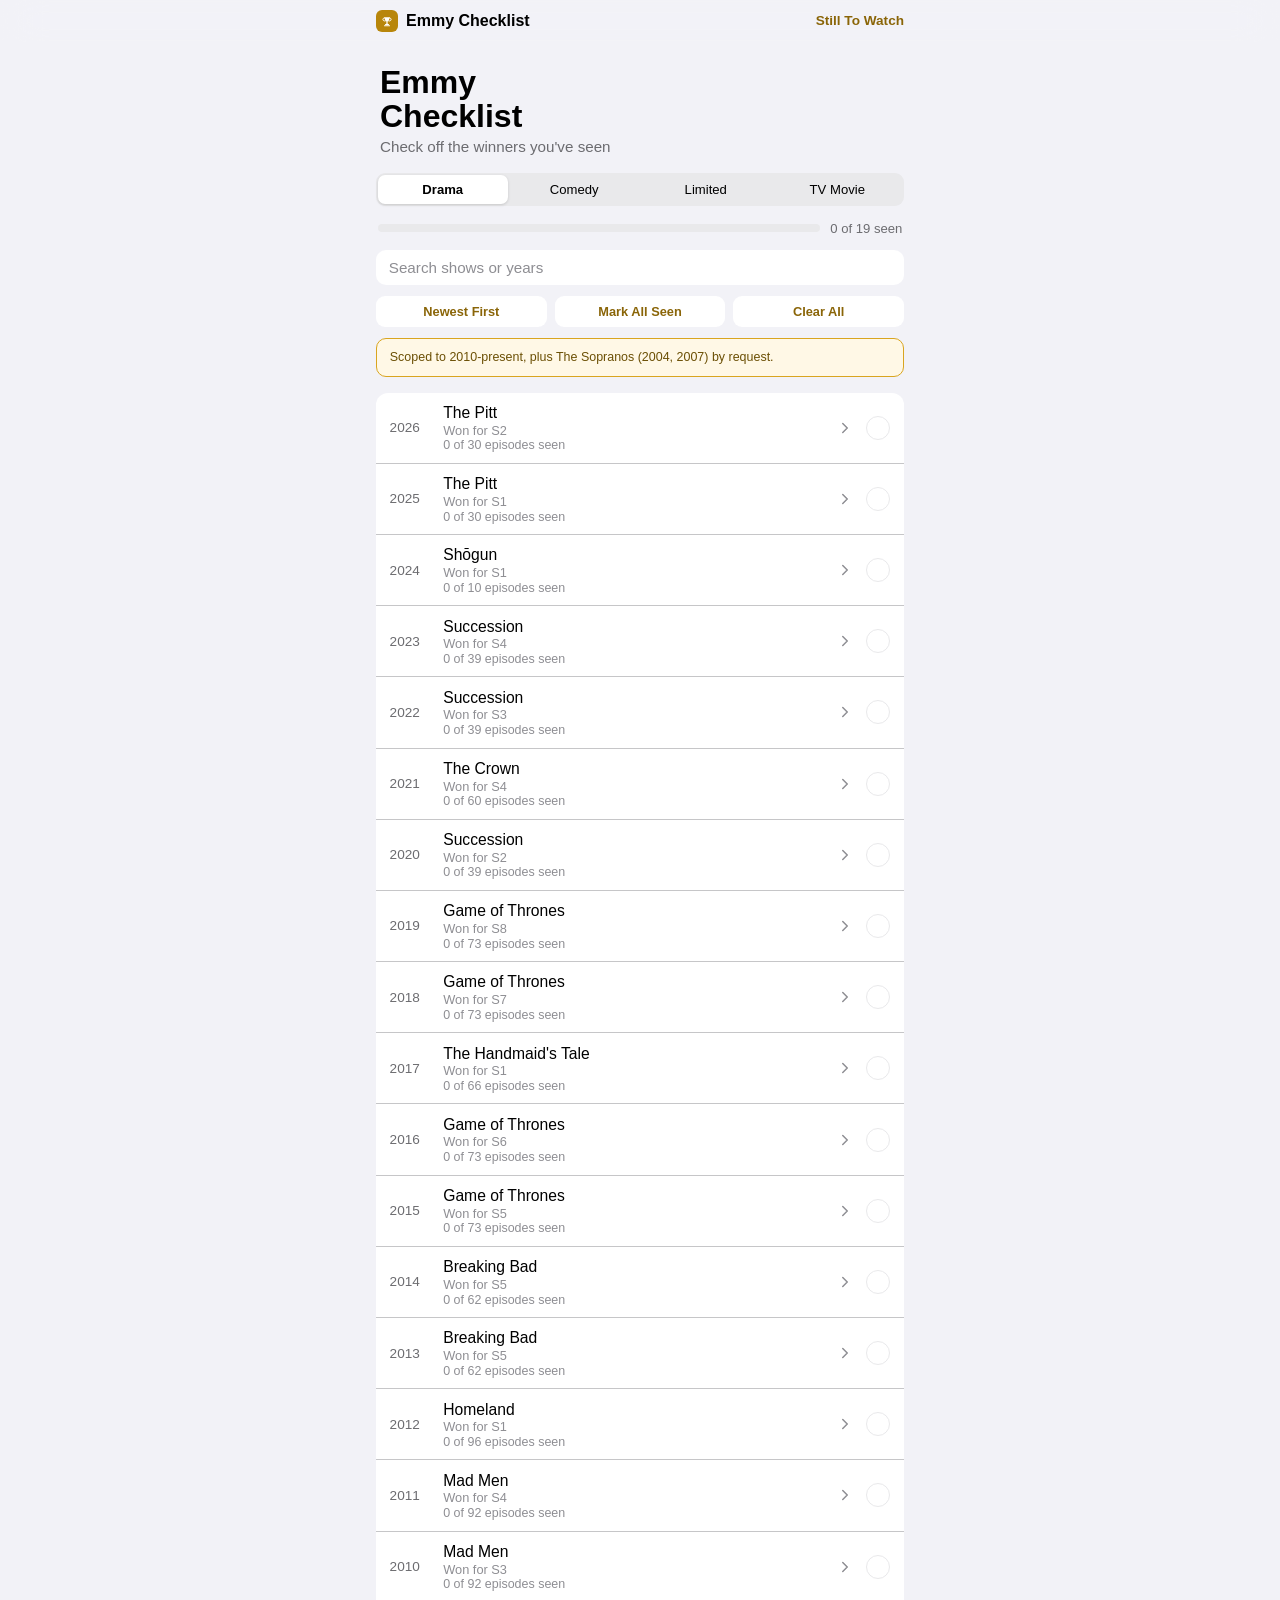
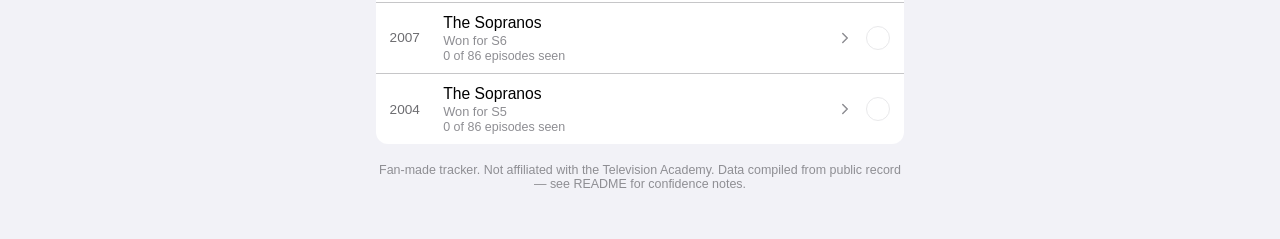
<file: index.html>
<!DOCTYPE html>
<html lang="en">
<head>
  <meta charset="UTF-8" />
  <meta name="viewport" content="width=device-width, initial-scale=1.0, viewport-fit=cover" />
  <title>Emmy Checklist</title>
  <meta name="description" content="Track Emmy Award winners for Best Drama, Best Comedy, Best Limited Series, and Best TV Movie, and check off the ones you've seen." />
  <meta name="theme-color" content="#f2f2f7" media="(prefers-color-scheme: light)" />
  <meta name="theme-color" content="#000000" media="(prefers-color-scheme: dark)" />
  <link rel="icon" href="data:image/svg+xml,%3Csvg xmlns='http://www.w3.org/2000/svg' viewBox='0 0 100 100'%3E%3Crect width='100' height='100' rx='22' fill='%23b8860b'/%3E%3Cpath d='M32,28 C16,28 16,50 32,50' fill='none' stroke='white' stroke-width='5' stroke-linecap='round'/%3E%3Cpath d='M68,28 C84,28 84,50 68,50' fill='none' stroke='white' stroke-width='5' stroke-linecap='round'/%3E%3Cpath d='M30,24 L70,24 L61,52 Q50,60 39,52 Z' fill='white'/%3E%3Crect x='45' y='58' width='10' height='14' fill='white'/%3E%3Crect x='36' y='72' width='28' height='7' rx='2' fill='white'/%3E%3Crect x='29' y='80' width='42' height='8' rx='2' fill='white'/%3E%3C/svg%3E" />
  <link rel="apple-touch-icon" href="img/icons/icon-180.png?v=2" />
  <link rel="manifest" href="manifest.webmanifest" />
  <meta name="mobile-web-app-capable" content="yes" />
  <meta name="apple-mobile-web-app-capable" content="yes" />
  <meta name="apple-mobile-web-app-status-bar-style" content="black-translucent" />
  <meta name="apple-mobile-web-app-title" content="Emmy" />
  <link rel="stylesheet" href="css/styles.css?v=3" />
</head>
<body>
  <div class="navbar">
    <div class="navbar-inner">
      <span class="navbar-badge"><svg viewBox="0 0 100 100" width="14" height="14" fill="none" xmlns="http://www.w3.org/2000/svg"><path d="M32,28 C16,28 16,50 32,50" stroke="white" stroke-width="7" stroke-linecap="round"/><path d="M68,28 C84,28 84,50 68,50" stroke="white" stroke-width="7" stroke-linecap="round"/><path d="M30,24 L70,24 L61,52 Q50,60 39,52 Z" fill="white"/><rect x="45" y="58" width="10" height="14" fill="white"/><rect x="36" y="72" width="28" height="7" rx="2" fill="white"/><rect x="29" y="80" width="42" height="8" rx="2" fill="white"/></svg></span>
      <span class="navbar-title">Emmy Checklist</span>
      <a class="navbar-link" href="unwatched.html">Still To Watch</a>
    </div>
  </div>

  <main class="screen">
    <div class="large-title-block">
      <h1 class="large-title">Emmy<br />Checklist</h1>
      <p class="large-subtitle">Check off the winners you've seen</p>
    </div>

    <div class="segmented" id="category-segmented"></div>

    <div class="progress-row">
      <div class="progress-bar"><div class="progress-fill" id="progress-fill"></div></div>
      <span class="progress-label" id="progress-label">0 of 0 seen</span>
    </div>

    <div class="search-wrap">
      <input type="search" id="search" class="search-input" placeholder="Search shows or years" autocomplete="off" />
    </div>

    <div class="toolbar-row">
      <button type="button" id="sort-toggle" class="toolbar-btn">Newest First</button>
      <button type="button" id="mark-all-seen" class="toolbar-btn">Mark All Seen</button>
      <button type="button" id="clear-all-seen" class="toolbar-btn">Clear All</button>
    </div>

    <p class="category-note hidden" id="category-note"></p>

    <section class="ios-group">
      <ul class="ios-list" id="winners-list"></ul>
    </section>

    <p class="page-footer">Fan-made tracker. Not affiliated with the Television Academy. Data compiled from public record — see README for confidence notes.</p>
  </main>

  <!-- Bump every ?v= below (including the stylesheet in <head>, and the
       matching tags in unwatched.html) on any deploy that touches
       css/js — GitHub Pages and mobile browsers can otherwise keep
       serving stale cached files after a redeploy. -->
  <script src="js/data.js?v=4"></script>
  <script src="js/shared.js?v=3"></script>
  <script src="js/app.js?v=3"></script>
  <script>
    if ("serviceWorker" in navigator) {
      window.addEventListener("load", () => {
        navigator.serviceWorker.register("sw.js").then((reg) => reg.update());
      });
      // A new service worker (skipWaiting + clients.claim, both already
      // in sw.js) takes over silently — without this, an already-open
      // tab/installed app keeps running the OLD page's JS until the
      // user manually force-quits and relaunches. Reload once instead,
      // so updates actually reach anyone with the app already open.
      let reloadedForNewSw = false;
      navigator.serviceWorker.addEventListener("controllerchange", () => {
        if (reloadedForNewSw) return;
        reloadedForNewSw = true;
        window.location.reload();
      });
    }
  </script>
</body>
</html>
</file>
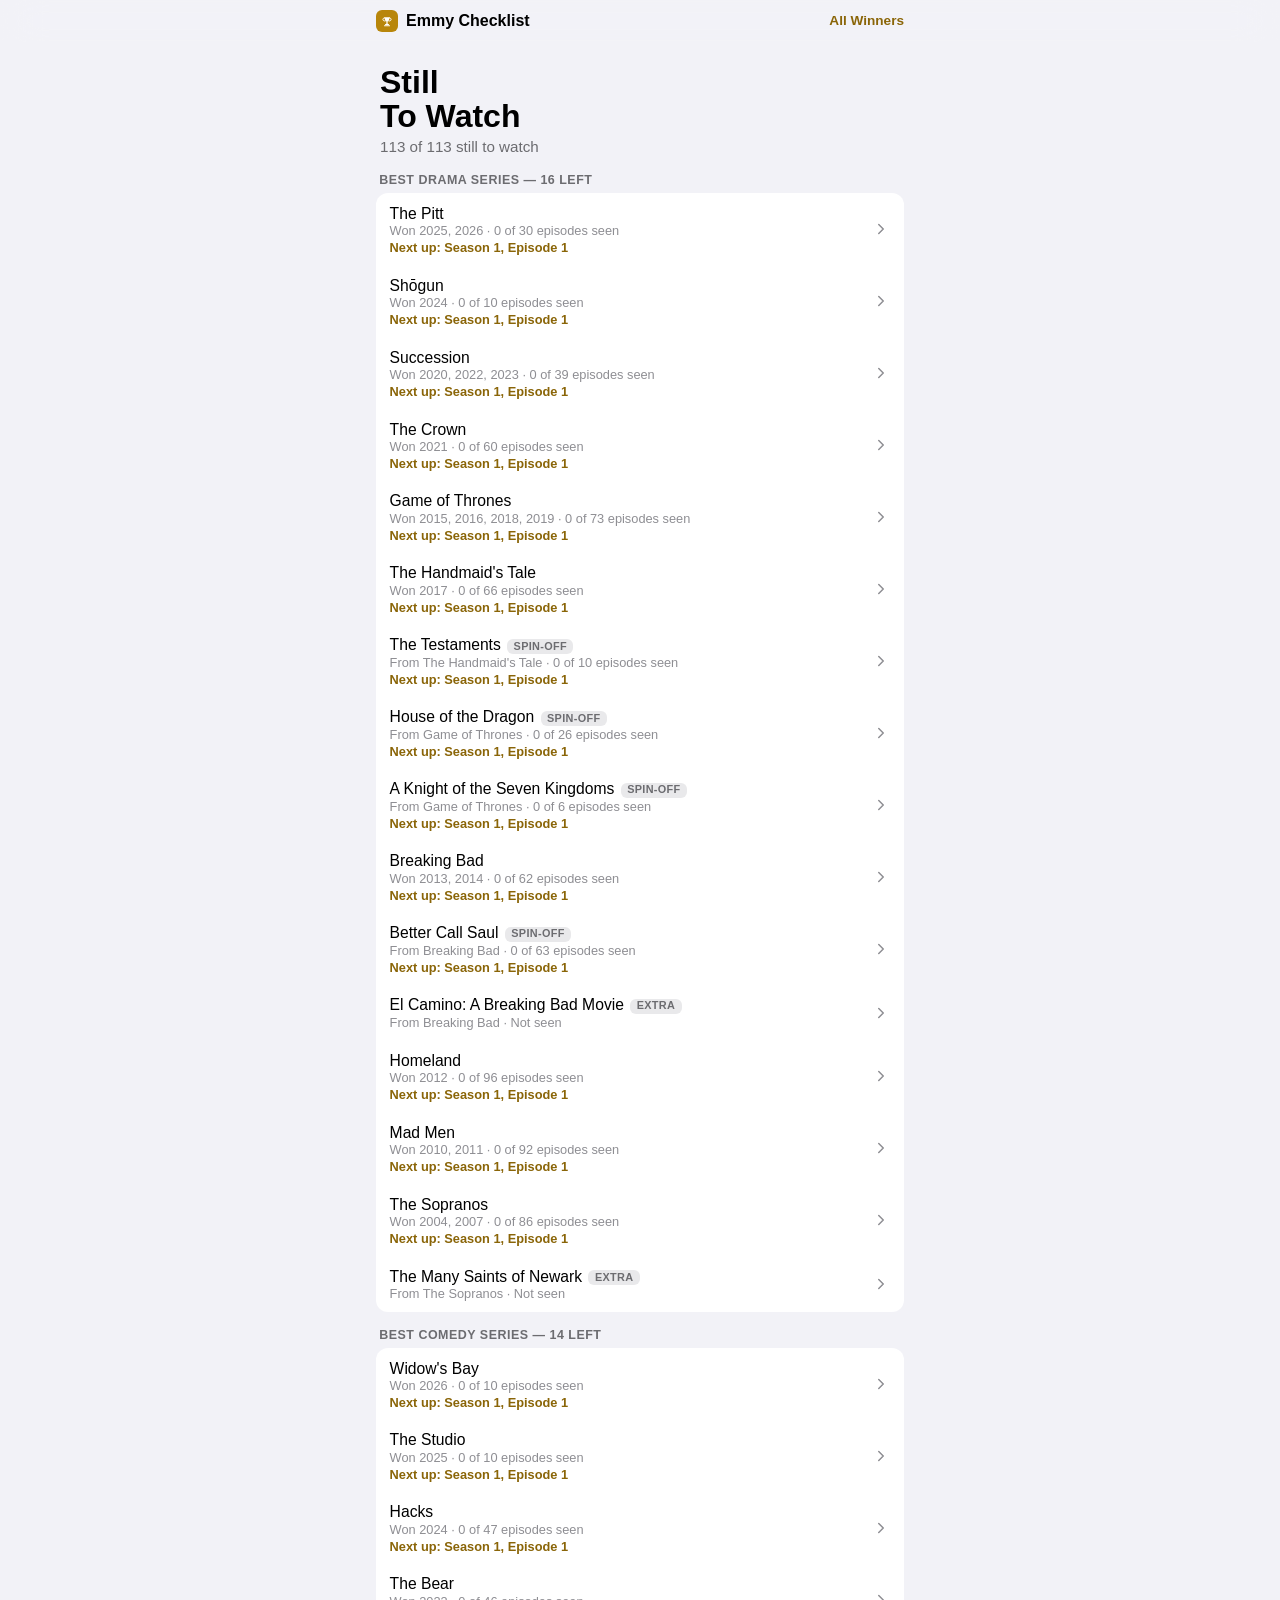
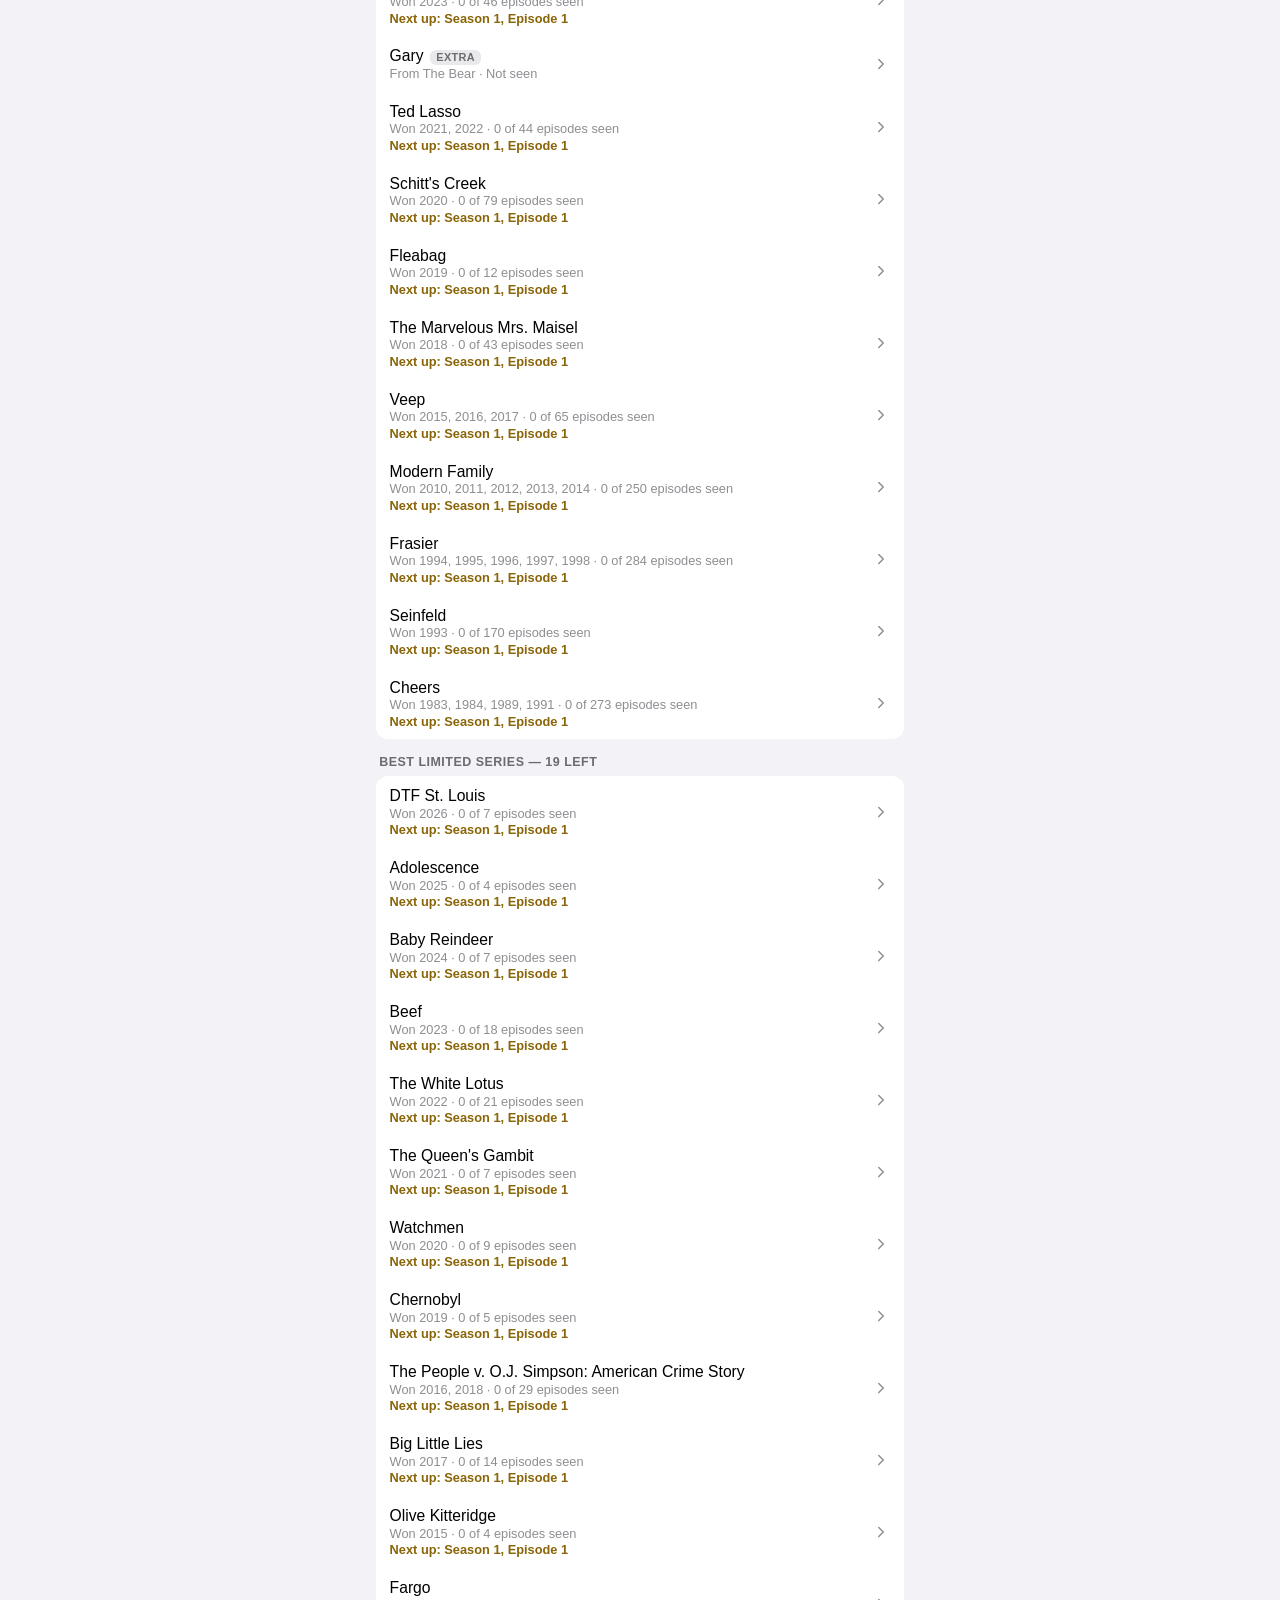
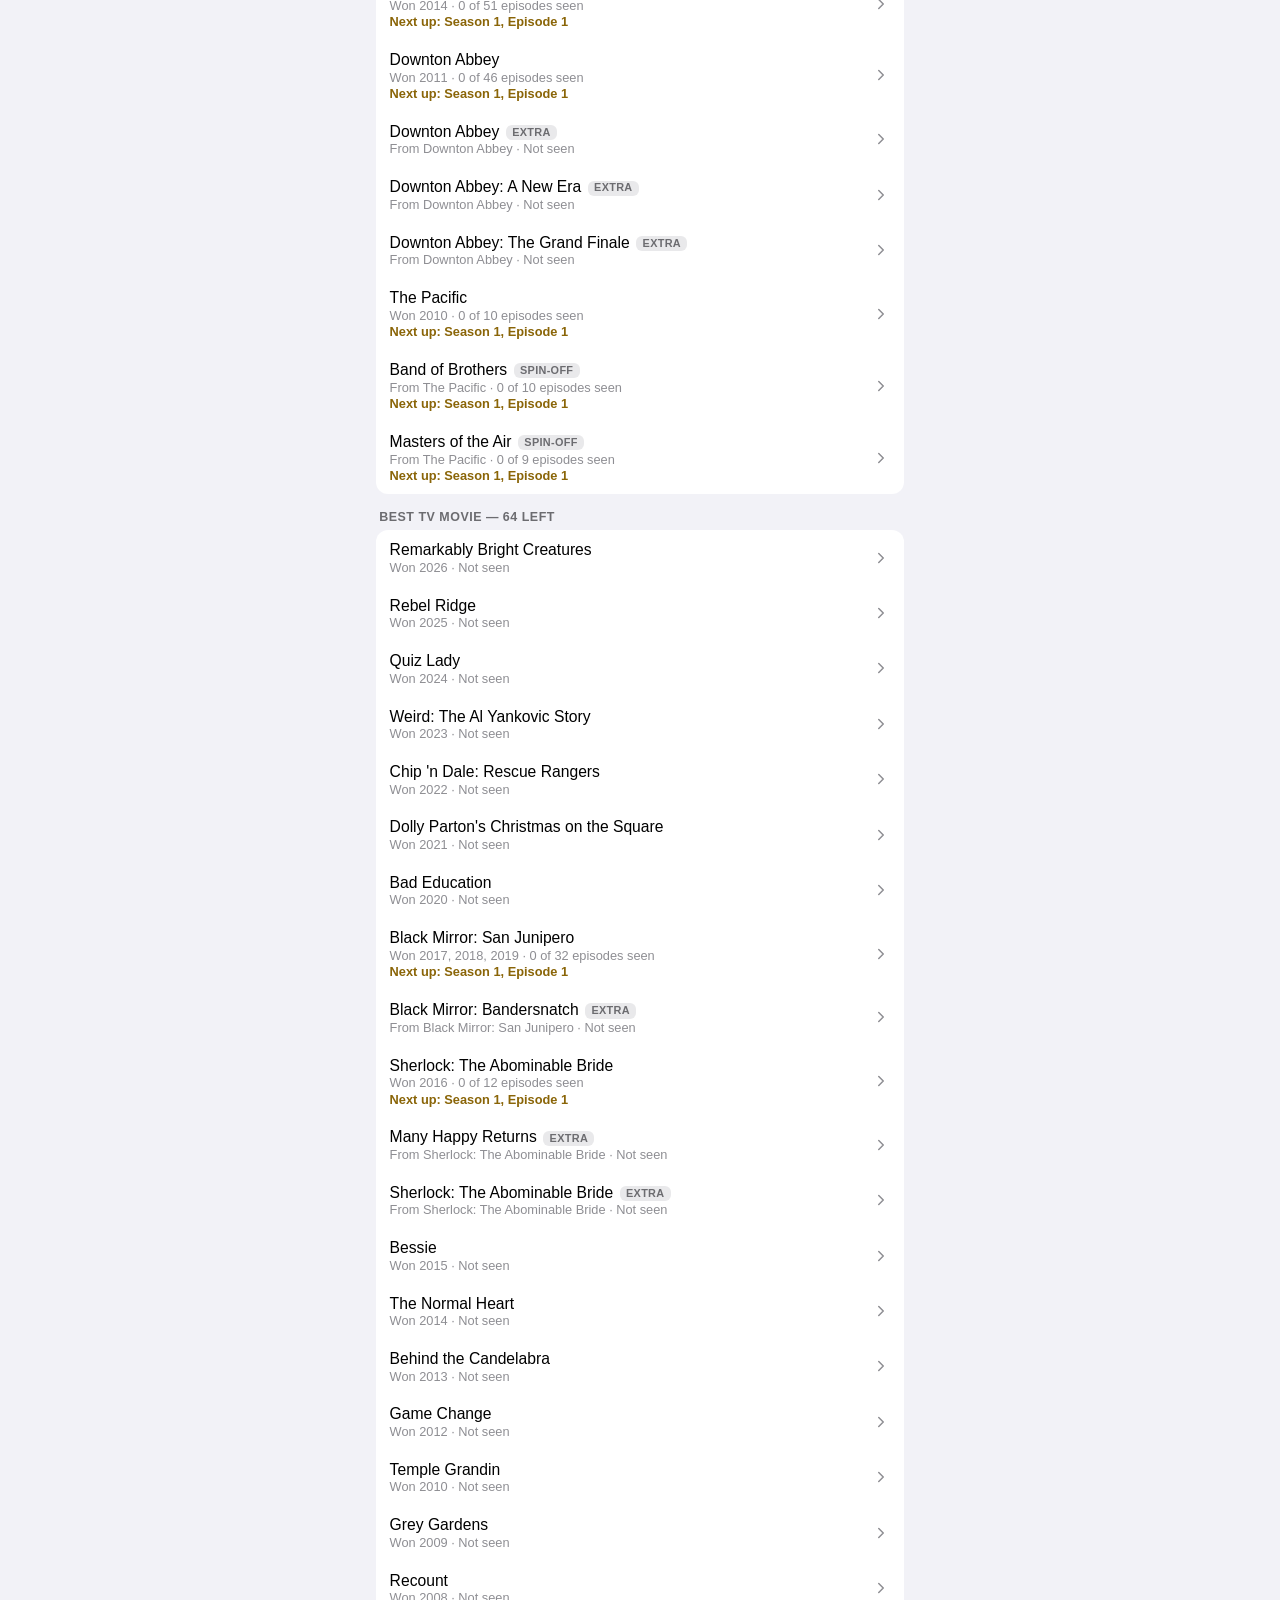
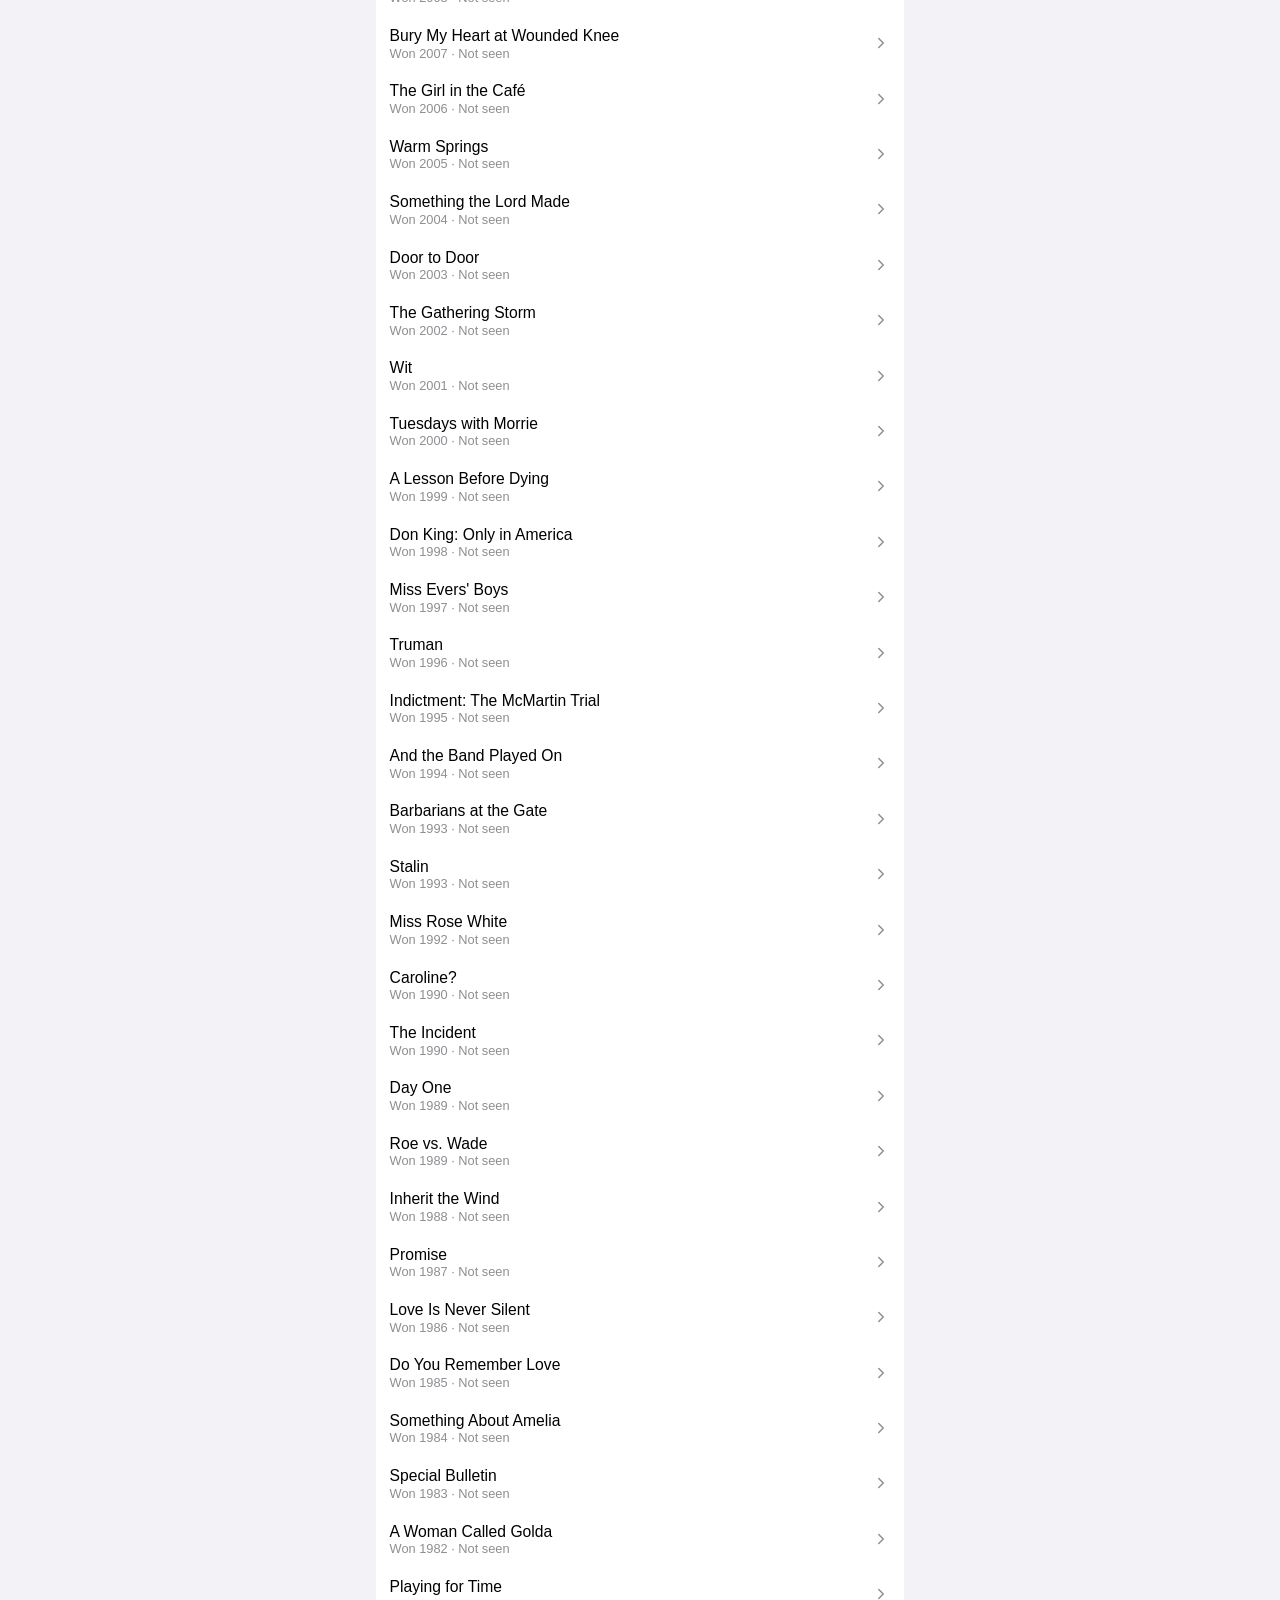
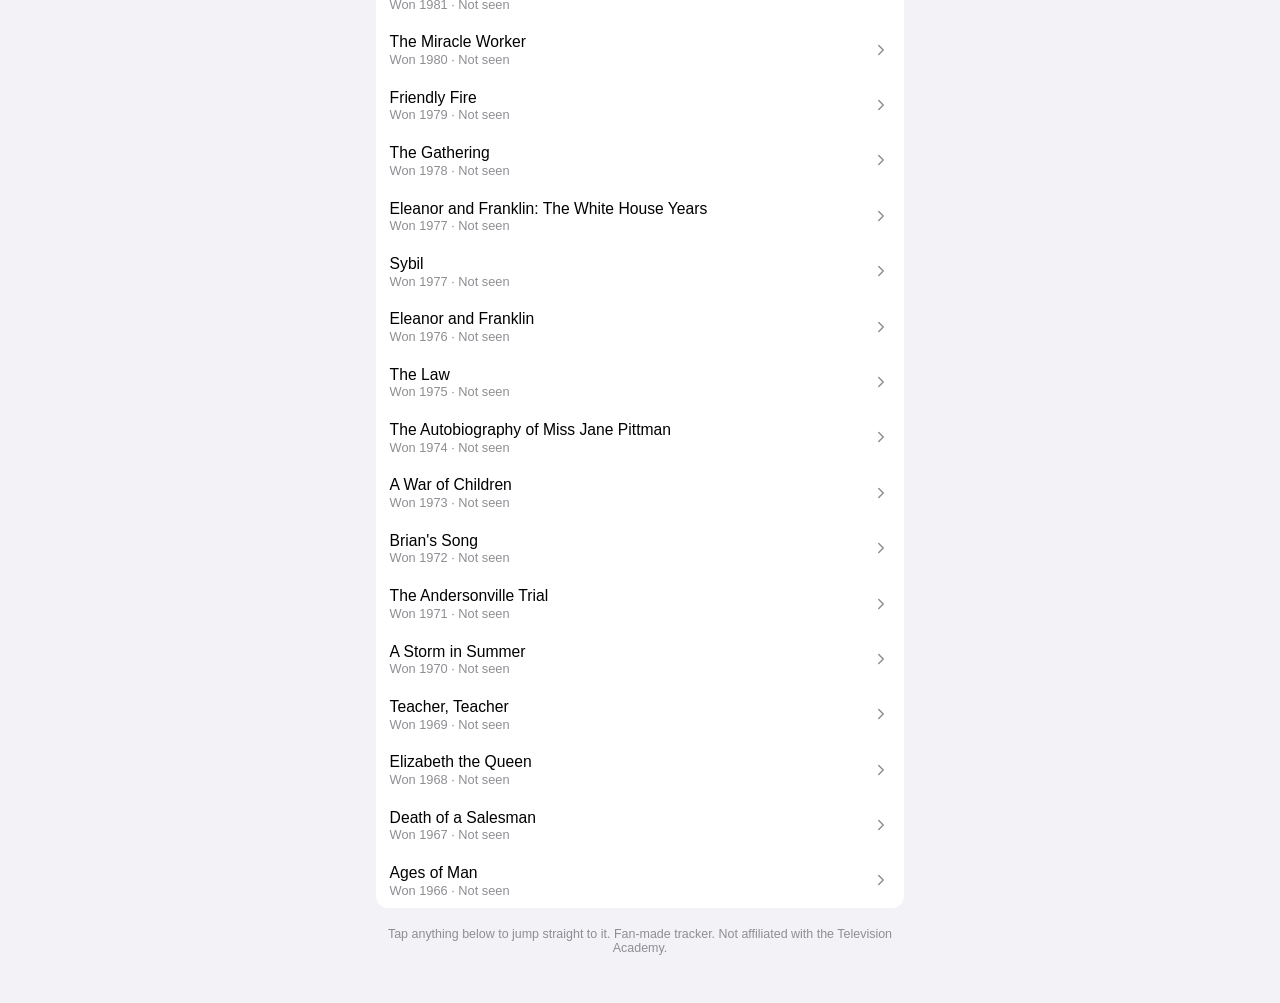
<file: unwatched.html>
<!DOCTYPE html>
<html lang="en">
<head>
  <meta charset="UTF-8" />
  <meta name="viewport" content="width=device-width, initial-scale=1.0, viewport-fit=cover" />
  <title>Still To Watch — Emmy Checklist</title>
  <meta name="description" content="Everything from the Emmy Checklist you haven't finished watching yet, all on one page." />
  <meta name="theme-color" content="#f2f2f7" media="(prefers-color-scheme: light)" />
  <meta name="theme-color" content="#000000" media="(prefers-color-scheme: dark)" />
  <link rel="icon" href="data:image/svg+xml,%3Csvg xmlns='http://www.w3.org/2000/svg' viewBox='0 0 100 100'%3E%3Crect width='100' height='100' rx='22' fill='%23b8860b'/%3E%3Cpath d='M32,28 C16,28 16,50 32,50' fill='none' stroke='white' stroke-width='5' stroke-linecap='round'/%3E%3Cpath d='M68,28 C84,28 84,50 68,50' fill='none' stroke='white' stroke-width='5' stroke-linecap='round'/%3E%3Cpath d='M30,24 L70,24 L61,52 Q50,60 39,52 Z' fill='white'/%3E%3Crect x='45' y='58' width='10' height='14' fill='white'/%3E%3Crect x='36' y='72' width='28' height='7' rx='2' fill='white'/%3E%3Crect x='29' y='80' width='42' height='8' rx='2' fill='white'/%3E%3C/svg%3E" />
  <link rel="apple-touch-icon" href="img/icons/icon-180.png?v=2" />
  <link rel="manifest" href="manifest.webmanifest" />
  <meta name="mobile-web-app-capable" content="yes" />
  <meta name="apple-mobile-web-app-capable" content="yes" />
  <meta name="apple-mobile-web-app-status-bar-style" content="black-translucent" />
  <meta name="apple-mobile-web-app-title" content="Emmy" />
  <link rel="stylesheet" href="css/styles.css?v=3" />
</head>
<body>
  <div class="navbar">
    <div class="navbar-inner">
      <span class="navbar-badge"><svg viewBox="0 0 100 100" width="14" height="14" fill="none" xmlns="http://www.w3.org/2000/svg"><path d="M32,28 C16,28 16,50 32,50" stroke="white" stroke-width="7" stroke-linecap="round"/><path d="M68,28 C84,28 84,50 68,50" stroke="white" stroke-width="7" stroke-linecap="round"/><path d="M30,24 L70,24 L61,52 Q50,60 39,52 Z" fill="white"/><rect x="45" y="58" width="10" height="14" fill="white"/><rect x="36" y="72" width="28" height="7" rx="2" fill="white"/><rect x="29" y="80" width="42" height="8" rx="2" fill="white"/></svg></span>
      <span class="navbar-title">Emmy Checklist</span>
      <a class="navbar-link" href="index.html">All Winners</a>
    </div>
  </div>

  <main class="screen">
    <div class="large-title-block">
      <h1 class="large-title">Still<br />To Watch</h1>
      <p class="large-subtitle" id="unwatched-summary">Loading…</p>
    </div>

    <div id="unwatched-groups"></div>

    <p class="page-footer">Tap anything below to jump straight to it. Fan-made tracker. Not affiliated with the Television Academy.</p>
  </main>

  <!-- Bump every ?v= below (including the stylesheet in <head>, and the
       matching tags in index.html) on any deploy that touches css/js —
       GitHub Pages and mobile browsers can otherwise keep serving stale
       cached files after a redeploy. -->
  <script src="js/data.js?v=4"></script>
  <script src="js/shared.js?v=3"></script>
  <script src="js/unwatched.js?v=3"></script>
  <script>
    if ("serviceWorker" in navigator) {
      window.addEventListener("load", () => {
        navigator.serviceWorker.register("sw.js").then((reg) => reg.update());
      });
      // A new service worker (skipWaiting + clients.claim, both already
      // in sw.js) takes over silently — without this, an already-open
      // tab/installed app keeps running the OLD page's JS until the
      // user manually force-quits and relaunches. Reload once instead,
      // so updates actually reach anyone with the app already open.
      let reloadedForNewSw = false;
      navigator.serviceWorker.addEventListener("controllerchange", () => {
        if (reloadedForNewSw) return;
        reloadedForNewSw = true;
        window.location.reload();
      });
    }
  </script>
</body>
</html>
</file>
<file: css/styles.css>
:root {
  --bg: #f2f2f7;
  --grouped-bg: #ffffff;
  --separator: rgba(60, 60, 67, 0.29);
  --label: #000000;
  --label-secondary: #6c6c70;
  --label-tertiary: #8e8e93;
  --accent: #b8860b;
  --accent-strong: #8a6508;
  --green: #34c759;
  --red: #ff3b30;
  --navbar-bg: rgba(242, 242, 247, 0.85);
  --track-bg: #e9e9eb;
  --note-bg: #fff8e6;
  --note-border: #d9a520;
  --note-text: #6b4f04;
  --font: -apple-system, BlinkMacSystemFont, "SF Pro Text", "Segoe UI", Roboto, Helvetica, Arial, sans-serif;
}

@media (prefers-color-scheme: dark) {
  :root {
    --bg: #000000;
    --grouped-bg: #1c1c1e;
    --separator: rgba(84, 84, 88, 0.65);
    --label: #ffffff;
    --label-secondary: #98989f;
    --label-tertiary: #6c6c70;
    --accent: #e0b23d;
    --accent-strong: #f3c95a;
    --navbar-bg: rgba(0, 0, 0, 0.78);
    --track-bg: #39393d;
    --note-bg: #2c2506;
    --note-border: #c79a2e;
    --note-text: #e9cc7f;
  }
}

* {
  box-sizing: border-box;
  -webkit-tap-highlight-color: transparent;
}

html, body {
  margin: 0;
  padding: 0;
}

body {
  background: var(--bg);
  color: var(--label);
  font-family: var(--font);
  -webkit-font-smoothing: antialiased;
}

/* ---------- Navbar ---------- */

.navbar {
  position: sticky;
  top: 0;
  z-index: 10;
  background: var(--navbar-bg);
  backdrop-filter: saturate(180%) blur(20px);
  -webkit-backdrop-filter: saturate(180%) blur(20px);
  border-bottom: 1px solid transparent;
}

.navbar-inner {
  max-width: 560px;
  margin: 0 auto;
  padding: calc(0.6rem + env(safe-area-inset-top)) 1rem 0.6rem;
  display: flex;
  align-items: center;
  gap: 0.5rem;
}

.navbar-badge {
  width: 22px;
  height: 22px;
  border-radius: 6px;
  background: var(--accent);
  color: #fff;
  font-weight: 700;
  font-size: 0.8rem;
  display: flex;
  align-items: center;
  justify-content: center;
  flex-shrink: 0;
}

.navbar-title {
  font-size: 1rem;
  font-weight: 600;
}

.navbar-link {
  margin-left: auto;
  font-size: 0.85rem;
  font-weight: 600;
  color: var(--accent-strong);
  text-decoration: none;
  white-space: nowrap;
}

/* ---------- Layout ---------- */

.screen {
  max-width: 560px;
  margin: 0 auto;
  padding: 1rem 1rem calc(3rem + env(safe-area-inset-bottom));
}

.large-title-block {
  padding: 0.5rem 0.25rem 1.1rem;
}

.large-title {
  font-size: 2rem;
  font-weight: 800;
  line-height: 1.05;
  margin: 0 0 0.3rem;
}

.large-subtitle {
  margin: 0;
  color: var(--label-secondary);
  font-size: 0.95rem;
}

/* ---------- Segmented control ---------- */

.segmented {
  display: flex;
  background: var(--track-bg);
  border-radius: 9px;
  padding: 2px;
  gap: 2px;
  margin: 0 0 0.9rem;
}

.segmented button {
  flex: 1;
  border: none;
  background: transparent;
  color: var(--label);
  font-size: 0.82rem;
  font-weight: 500;
  padding: 0.45rem 0.2rem;
  border-radius: 7px;
  cursor: pointer;
  font-family: inherit;
}

.segmented button.active {
  background: var(--grouped-bg);
  font-weight: 700;
  box-shadow: 0 1px 3px rgba(0, 0, 0, 0.15);
}

/* ---------- Progress ---------- */

.progress-row {
  display: flex;
  align-items: center;
  gap: 0.65rem;
  margin: 0 0.1rem 0.9rem;
}

.progress-bar {
  flex: 1;
  height: 8px;
  background: var(--track-bg);
  border-radius: 4px;
  overflow: hidden;
}

.progress-fill {
  height: 100%;
  background: var(--accent);
  border-radius: 4px;
  width: 0%;
  transition: width 0.2s ease;
}

.progress-label {
  font-size: 0.82rem;
  color: var(--label-secondary);
  white-space: nowrap;
  font-variant-numeric: tabular-nums;
}

/* ---------- Search ---------- */

.search-wrap {
  margin: 0 0 0.7rem;
}

.search-input {
  width: 100%;
  border: none;
  border-radius: 10px;
  background: var(--grouped-bg);
  padding: 0.55rem 0.8rem;
  font-size: 0.95rem;
  color: var(--label);
  font-family: inherit;
}

.search-input::placeholder {
  color: var(--label-tertiary);
}

/* ---------- Toolbar ---------- */

.toolbar-row {
  display: flex;
  gap: 0.5rem;
  margin: 0 0 0.9rem;
}

.toolbar-btn {
  flex: 1;
  border: none;
  background: var(--grouped-bg);
  color: var(--accent-strong);
  font-size: 0.8rem;
  font-weight: 600;
  padding: 0.5rem 0.3rem;
  border-radius: 9px;
  cursor: pointer;
  font-family: inherit;
}

.toolbar-btn:active {
  opacity: 0.7;
}

/* ---------- Grouped list ---------- */

.ios-group {
  margin: 0 0 1rem;
}

.ios-list {
  list-style: none;
  margin: 0;
  padding: 0;
  background: var(--grouped-bg);
  border-radius: 12px;
  overflow: hidden;
}

.winner-row {
  display: flex;
  align-items: center;
  gap: 0.75rem;
  padding: 0.65rem 0.85rem;
  border-bottom: 1px solid var(--separator);
  cursor: pointer;
  user-select: none;
}

.winner-row:last-child {
  border-bottom: none;
}

.winner-row:active {
  background: rgba(120, 120, 128, 0.12);
}

.winner-year {
  font-variant-numeric: tabular-nums;
  font-size: 0.85rem;
  color: var(--label-secondary);
  width: 2.6rem;
  flex-shrink: 0;
}

.winner-info {
  flex: 1;
  min-width: 0;
}

.winner-show {
  font-size: 0.98rem;
  font-weight: 500;
  line-height: 1.25;
}

.winner-show.seen {
  color: var(--label-secondary);
}

.winner-meta {
  font-size: 0.8rem;
  color: var(--label-tertiary);
}

.winner-check {
  width: 24px;
  height: 24px;
  border-radius: 50%;
  border: 1.5px solid var(--track-bg);
  flex-shrink: 0;
  display: flex;
  align-items: center;
  justify-content: center;
}

.winner-check.checked {
  background: var(--accent);
  border-color: var(--accent);
}

.winner-check svg {
  width: 14px;
  height: 14px;
  opacity: 0;
}

.winner-check.checked svg {
  opacity: 1;
}

.winner-check.partial {
  background: transparent;
  border-color: var(--accent);
}

.winner-check.partial::after {
  content: "";
  width: 10px;
  height: 2px;
  border-radius: 1px;
  background: var(--accent);
}

.winner-chevron {
  width: 18px;
  flex-shrink: 0;
  color: var(--label-tertiary);
  display: flex;
  align-items: center;
  justify-content: center;
  transition: transform 0.15s ease;
}

.winner-row.expanded .winner-chevron {
  transform: rotate(90deg);
}

.winner-episode-progress {
  font-size: 0.78rem;
  color: var(--label-tertiary);
  margin-top: 0.05rem;
}

/* ---------- Season / episode drill-down ---------- */

.seasons-panel {
  padding: 0.2rem 0.85rem 0.9rem;
  border-bottom: 1px solid var(--separator);
  background: rgba(120, 120, 128, 0.06);
}

.seasons-panel:last-child {
  border-bottom: none;
}

.season-block {
  margin-top: 0.7rem;
}

.season-header {
  display: flex;
  align-items: center;
  justify-content: space-between;
  gap: 0.5rem;
  cursor: pointer;
  padding: 0.3rem 0;
  user-select: none;
}

.season-header-text {
  display: flex;
  align-items: baseline;
  gap: 0.5rem;
}

.season-header-title {
  font-size: 0.85rem;
  font-weight: 600;
}

.season-header-count {
  font-size: 0.76rem;
  color: var(--label-tertiary);
  white-space: nowrap;
}

.season-check {
  width: 22px;
  height: 22px;
}

.episode-grid {
  display: flex;
  flex-wrap: wrap;
  gap: 0.35rem;
  margin-top: 0.4rem;
}

.episode-chip {
  min-width: 28px;
  height: 28px;
  padding: 0 0.3rem;
  border-radius: 8px;
  border: 1.5px solid var(--track-bg);
  background: var(--grouped-bg);
  color: var(--label-secondary);
  font-size: 0.76rem;
  font-variant-numeric: tabular-nums;
  display: flex;
  align-items: center;
  justify-content: center;
  cursor: pointer;
  user-select: none;
}

.episode-chip.seen {
  background: var(--accent);
  border-color: var(--accent);
  color: #fff;
  font-weight: 600;
}

.episode-chip:active {
  opacity: 0.7;
}

.movies-heading {
  text-transform: uppercase;
  letter-spacing: 0.04em;
  font-size: 0.72rem;
  color: var(--label-tertiary);
  margin-bottom: 0.3rem;
}

.movie-item {
  border-top: 1px solid var(--separator);
}

.movie-item:first-of-type {
  border-top: none;
}

.movie-row {
  display: flex;
  align-items: center;
  justify-content: space-between;
  gap: 0.6rem;
  padding: 0.5rem 0.1rem 0.1rem;
  cursor: pointer;
  user-select: none;
}

.movie-title {
  font-size: 0.86rem;
  font-weight: 500;
}

.movie-note {
  font-size: 0.74rem;
  color: var(--label-tertiary);
  line-height: 1.35;
  padding: 0 0.1rem 0.55rem;
}

.movie-title.seen {
  color: var(--label-secondary);
}

.movie-check {
  flex-shrink: 0;
}

.spinoff-item {
  border-top: 1px solid var(--separator);
  padding-top: 0.6rem;
  margin-top: 0.2rem;
}

.spinoff-item:first-of-type {
  border-top: none;
  padding-top: 0;
}

.spinoff-title {
  font-size: 0.88rem;
  font-weight: 700;
  padding: 0 0.1rem;
}

.spinoff-progress {
  padding: 0.1rem 0.1rem 0.5rem;
}

.spinoff-item .season-block {
  margin-left: 0.6rem;
  padding-left: 0.6rem;
  border-left: 2px solid var(--track-bg);
}

.empty-state {
  padding: 1.5rem 1rem;
  text-align: center;
  color: var(--label-tertiary);
  font-size: 0.9rem;
}

/* ---------- Still To Watch page ---------- */

.unwatched-group-header {
  font-size: 0.78rem;
  font-weight: 700;
  text-transform: uppercase;
  letter-spacing: 0.04em;
  color: var(--label-secondary);
  padding: 0 0.2rem 0.4rem;
}

.unwatched-done {
  margin: 0 0 1rem;
  padding: 0.7rem 0.85rem;
  background: var(--grouped-bg);
  border-radius: 12px;
  color: var(--label-tertiary);
  font-size: 0.88rem;
}

.unwatched-row {
  display: flex;
  align-items: center;
  gap: 0.6rem;
  padding: 0.65rem 0.85rem;
  border-bottom: 1px solid var(--separator);
  color: inherit;
  text-decoration: none;
}

.unwatched-row:last-child {
  border-bottom: none;
}

.unwatched-row:active {
  background: rgba(120, 120, 128, 0.12);
}

.unwatched-info {
  flex: 1;
  min-width: 0;
}

.unwatched-title {
  font-size: 0.98rem;
  font-weight: 500;
  line-height: 1.25;
}

.unwatched-tag {
  display: inline-block;
  margin-left: 0.4rem;
  padding: 0.05rem 0.4rem;
  border-radius: 6px;
  background: var(--track-bg);
  color: var(--label-secondary);
  font-size: 0.68rem;
  font-weight: 700;
  text-transform: uppercase;
  letter-spacing: 0.03em;
  vertical-align: middle;
}

.unwatched-meta {
  font-size: 0.8rem;
  color: var(--label-tertiary);
}

.unwatched-next {
  font-size: 0.8rem;
  font-weight: 600;
  color: var(--accent-strong);
  margin-top: 0.1rem;
}

.unwatched-chevron {
  color: var(--label-tertiary);
}

/* ---------- Note / footer ---------- */

.category-note {
  font-size: 0.78rem;
  color: var(--note-text);
  background: var(--note-bg);
  border: 1px solid var(--note-border);
  border-radius: 10px;
  padding: 0.6rem 0.8rem;
  margin: -0.2rem 0 1rem;
  line-height: 1.4;
}

.category-note.hidden {
  display: none;
}

.page-footer {
  text-align: center;
  font-size: 0.78rem;
  color: var(--label-tertiary);
  margin: 1.2rem 0 0;
}
</file>
